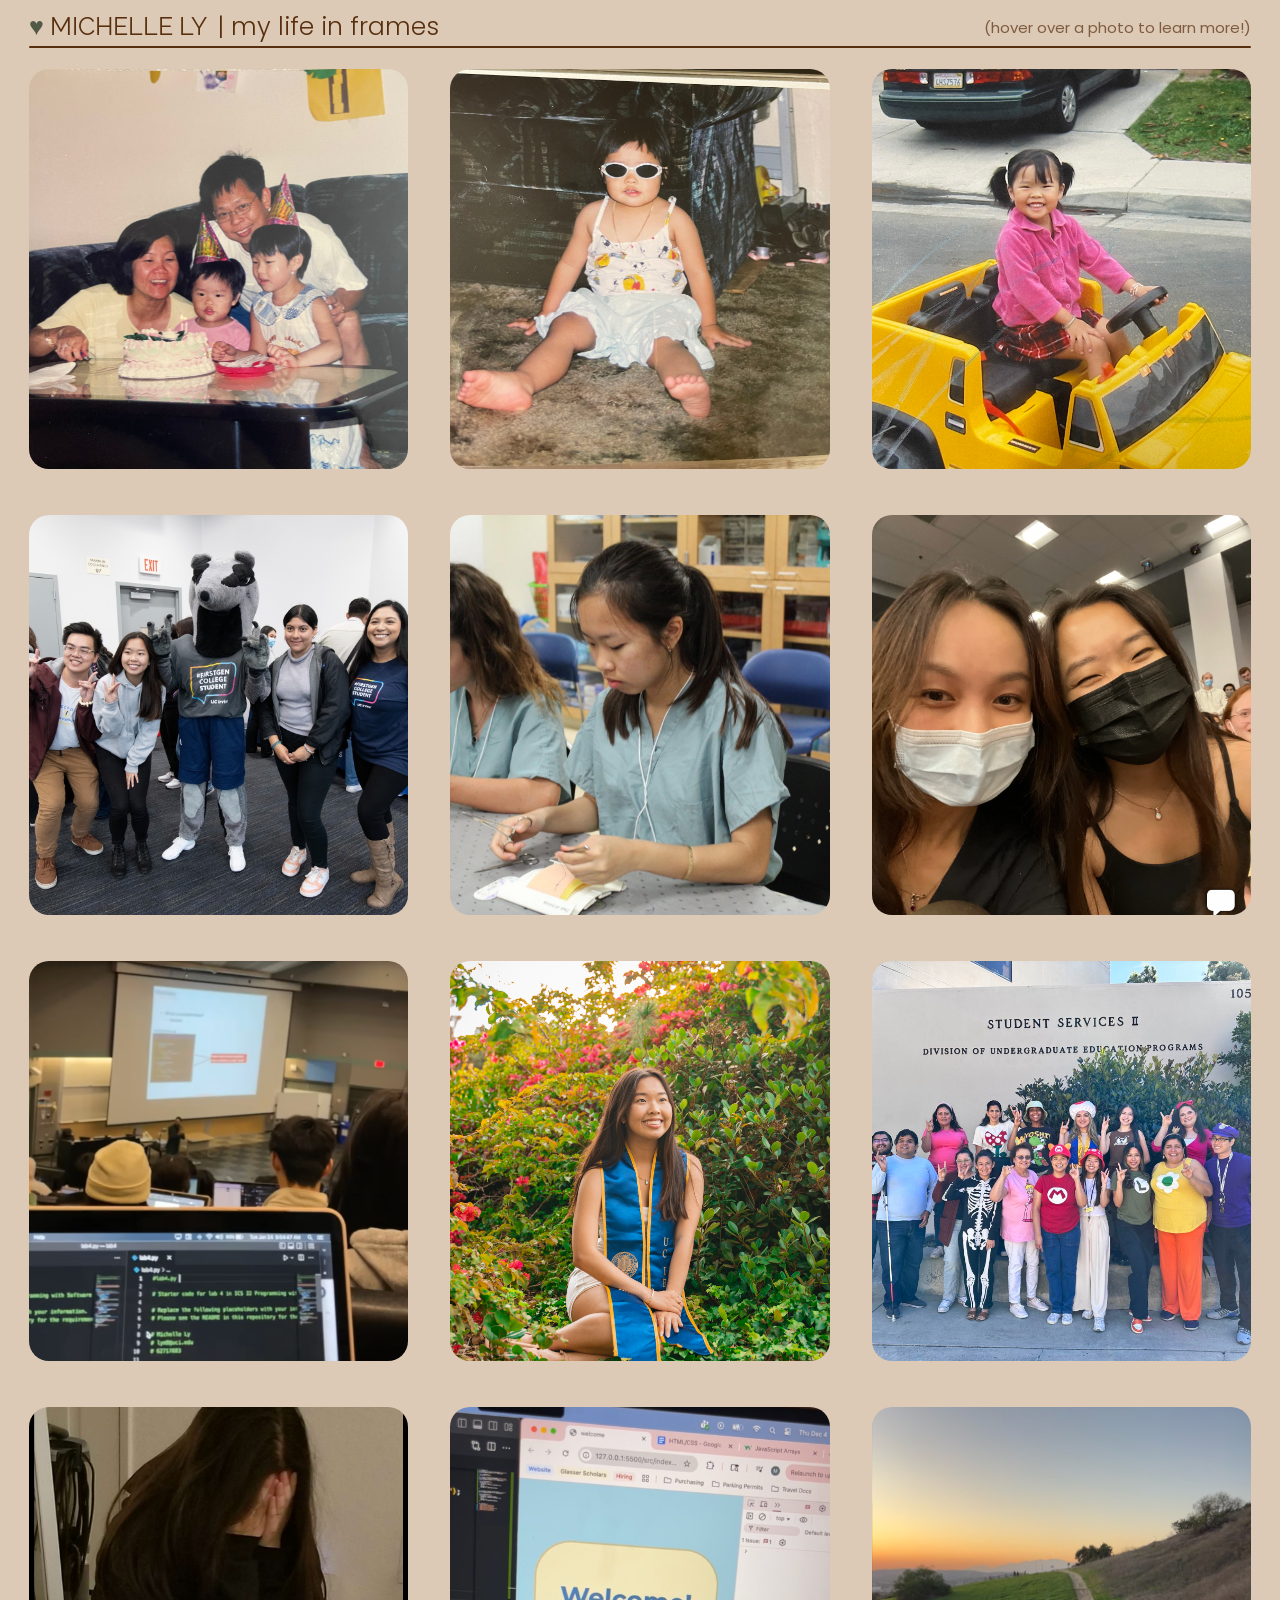
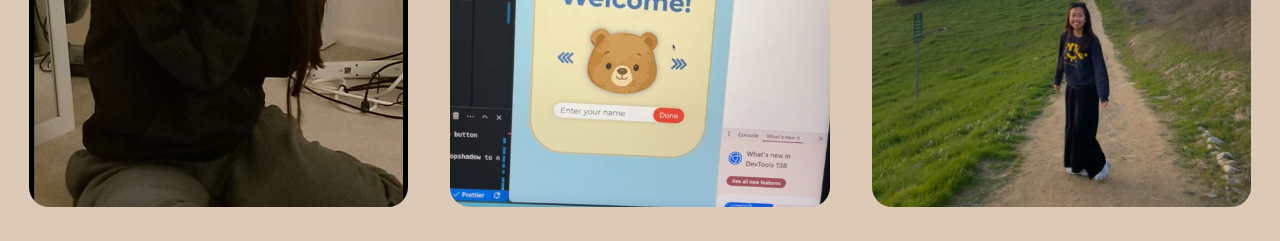
<file: index.html>
<!DOCTYPE html>
<html lang="en">
<head>
    <meta charset="UTF-8">
    <meta name="viewport" content="width=device-width, initial-scale=1.0">
    <title>my life in frames</title>
    <link rel="preconnect" href="https://fonts.googleapis.com">
<link rel="preconnect" href="https://fonts.gstatic.com" crossorigin>
<link href="https://fonts.googleapis.com/css2?family=Poppins:wght@200;300&family=Raleway:wght@800&display=swap" rel="stylesheet">
    <link rel="stylesheet" href="photo.css">
</head>
<body>
    <nav>
        <div class="nav-left">
            <span class="heart">♥</span> Michelle Ly
          <span class="nav-title">| MY LIFE IN FRAMES</span>
        </div>
      
        <div class="nav-hint">
          (hover over a photo to learn more!)
        </div>
      </nav>
    <hr>
    <div>
        <section class="sec1"><div class="text-container"></div></section><section class="sec2"><div class="text-container"></div></section><section class="sec3"><div class="text-container"></div></section>
        <section class="sec4"><div class="text-container"></div></section><section class="sec5"><div class="text-container"></div></section><section class="sec6"><div class="text-container"></div></section>
        <section class="sec7"><div class="text-container"></div></section><section class="sec8"><div class="text-container"></div></section><section class="sec9"><div class="text-container"></div></section>
        <section class="sec10"><div class="text-container"></div></section><section class="sec11"><div class="text-container"></div></section><section class="sec12"><div class="text-container"></div></section>
    <div>
</body>
</html>
</file>
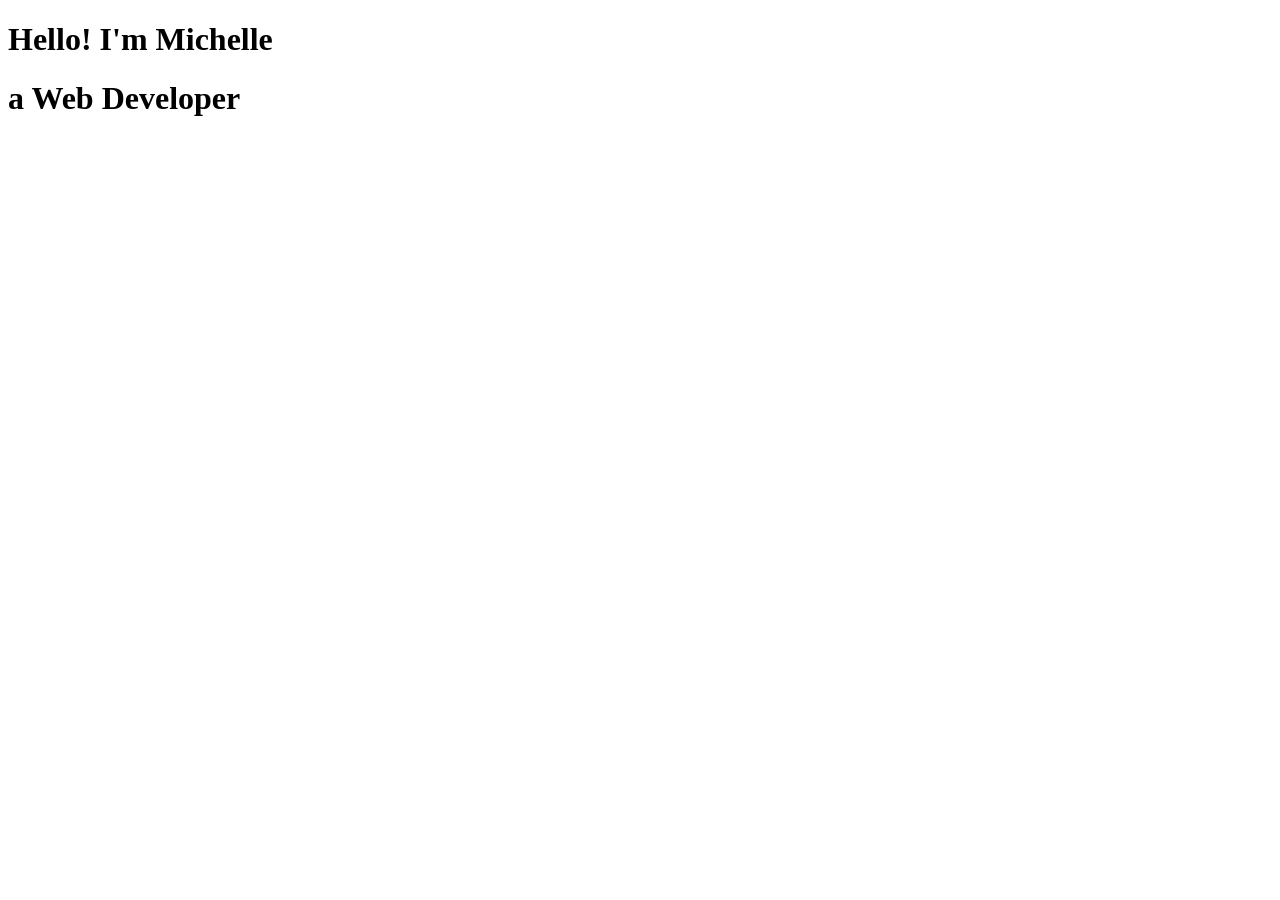
<file: my_portfolio.html>
<!DOCTYPE html>
<html lang="en">
  <head>
    <meta charset="UTF-8" />
    <meta name="viewport" content="width=device-width, initial-scale=1.0" />
    <title>Michy's Portfolio</title>
  </head>
  <body>
    <h1>Hello! I'm Michelle</h1>
    <h1>a Web Developer</h1>
  </body>
</html>
</file>
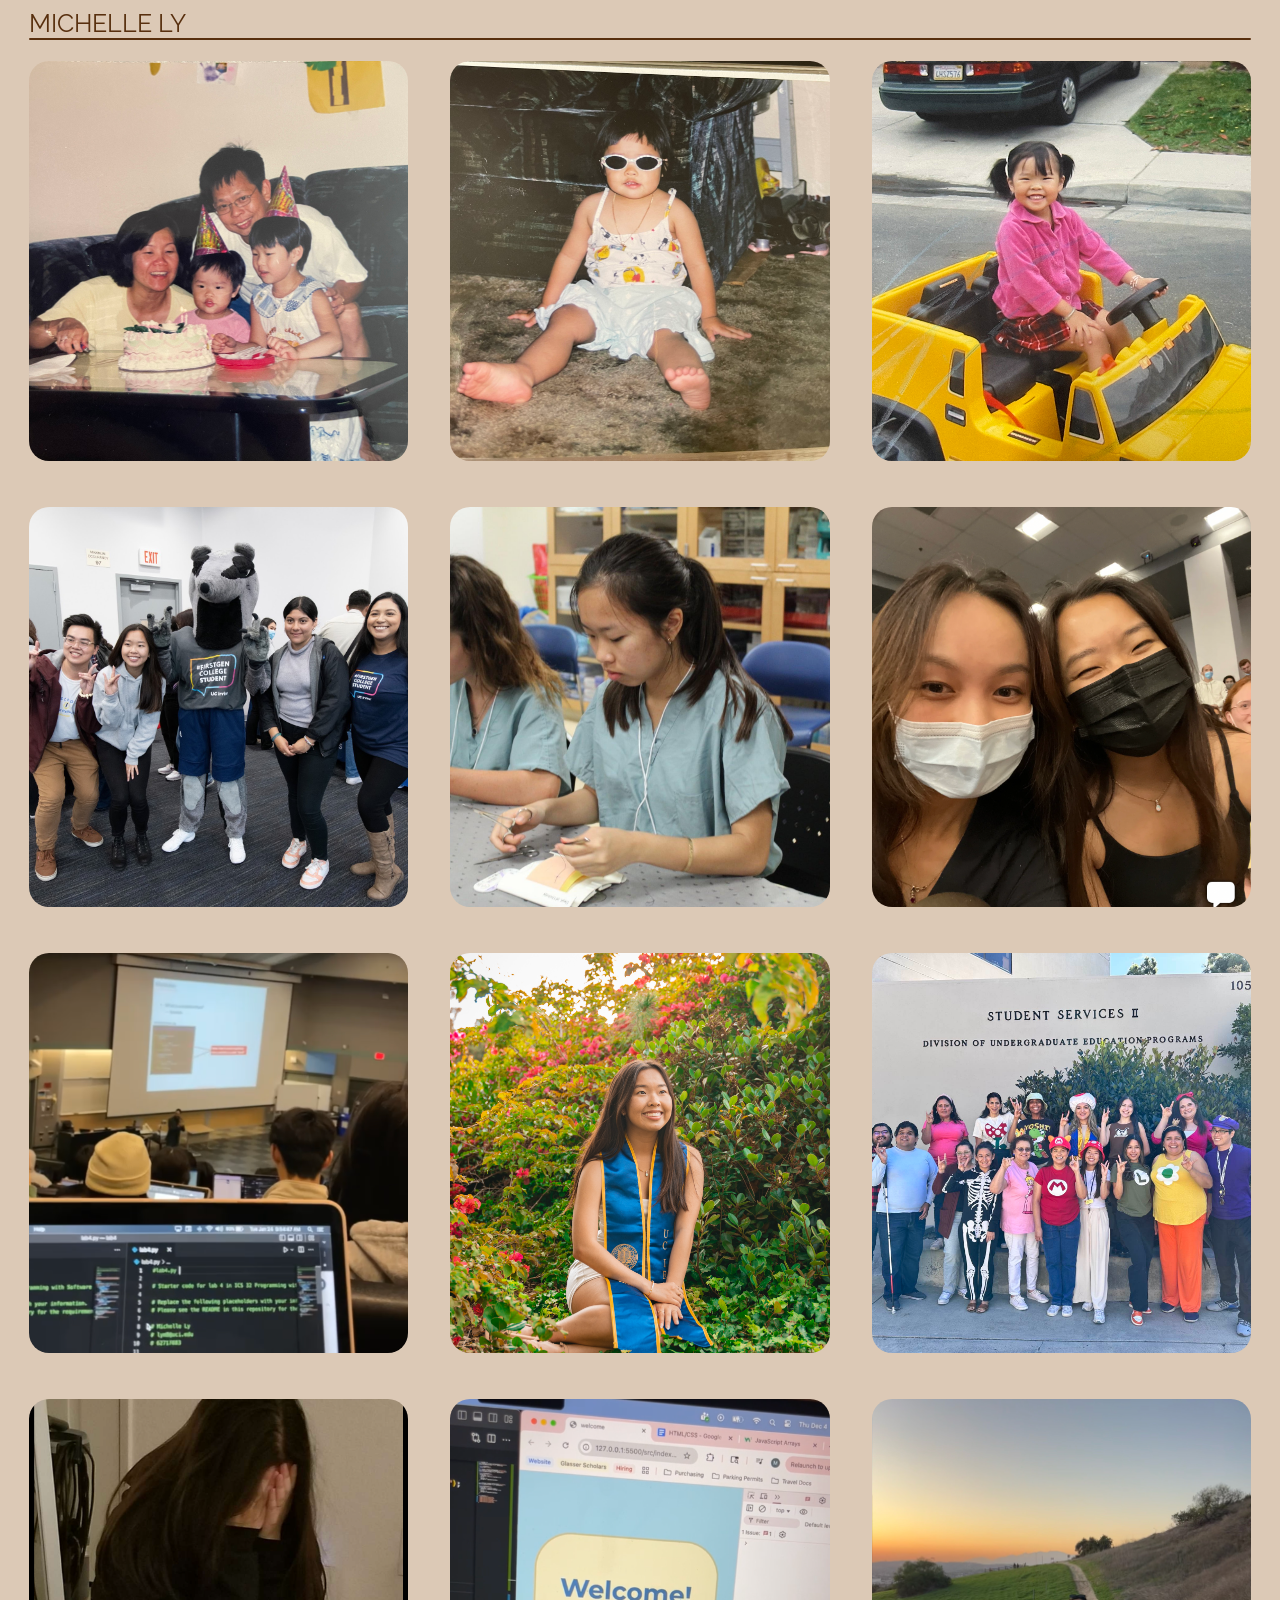
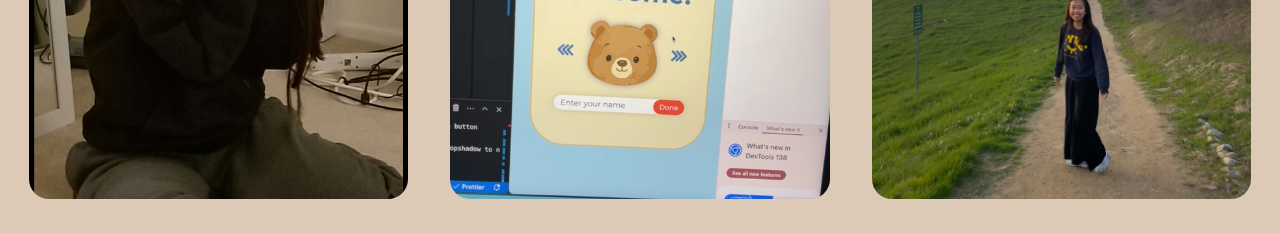
<file: photosite.html>
<!DOCTYPE html>
<html lang="en">
<head>
    <meta charset="UTF-8">
    <meta name="viewport" content="width=device-width, initial-scale=1.0">
    <title>my life in frames</title>
    <link rel="preconnect" href="https://fonts.googleapis.com">
<link rel="preconnect" href="https://fonts.gstatic.com" crossorigin>
<link href="https://fonts.googleapis.com/css2?family=Poppins:wght@200;300&family=Raleway:wght@800&display=swap" rel="stylesheet">
    <link rel="stylesheet" href="photo.css">
</head>
<body>
    <nav> Michelle Ly </nav>
    <hr>
    <div>
        <section class="sec1"><div class="text-container"></div></section><section class="sec2"><div class="text-container"></div></section><section class="sec3"><div class="text-container"></div></section>
        <section class="sec4"><div class="text-container"></div></section><section class="sec5"><div class="text-container"></div></section><section class="sec6"><div class="text-container"></div></section>
        <section class="sec7"><div class="text-container"></div></section><section class="sec8"><div class="text-container"></div></section><section class="sec9"><div class="text-container"></div></section>
        <section class="sec10"><div class="text-container"></div></section><section class="sec11"><div class="text-container"></div></section><section class="sec12"><div class="text-container"></div></section>
    <div>
</body>
</html>
</file>
<file: photo.css>
body {
  background-color: #dcc9b6;
}

section {
  position: relative;
  width: 30%;
  height: 400px;
  margin: calc(10% / 6);
  display: inline-block;
  border-radius: 20px;
  background-position: center;
  background-size: cover;
}

.text-container {
  position: absolute;
  color: white;
  font-family: "Poppins", sans-serif;
  font-size: 0.9em;
  top: 50%;
  left: 50%;
  transform: translate(-50%, -50%);
  text-align: center;
  width: calc(100% - 40px);
  height: calc(100% - 40px);
  box-sizing: border-box; /* Include padding and border in the element's total width and height */
  display: flex;
  flex-direction: column;
  justify-content: center;
  align-items: center;
}

section::before {
  content: "";
  position: absolute;
  width: 100%;
  height: 100%;
  border-radius: 20px;
  background: linear-gradient(#313638 5%, rgba(0, 0, 0, 0.7) 100%);
  opacity: 0;
  transition: opacity 0.55s ease;
}

.text-container::before {
  content: "";
  opacity: 0;
  transition: opacity 0.55s ease;
}

.sec1 .text-container::before {
  content: "I grew up in Midway City, CA to two loving parents and my older sister, Christy. ";
}

.sec2 .text-container::before {
  content: "I think it's safe to say I was a pretty cool kid. ";
}

.sec3 .text-container::before {
  content: "As the child of hardworking immigrants, I had to learn to grow up pretty fast - meaning driving myself to school in my stylish cool yellow jeep at the early age of 7. Jokes aside, I had to take on many roles well beyond what was typical for someone my age. Given my parent's limited English, I became their personal translator to bridge language barriers, their document liason to navigate the intricate maze of paperwork as well as their own go-to IT problem-solver, tackling computer issues and printer malfunctions with the help of Google. These early responsibilities not only built my practical skills but also instilled in me a deep sense of resilience and adaptability.";
}
.sec4 .text-container::before {
  content: "Growing up, I was taught to prioritize my education and believe in the transformative power it could have in changing my family’s financial future. In high school, I graduated as salutatorian and was accepted to every college I applied to. Ultimately, I chose to stay close to home. In Fall 2019, I began my journey at UC Irvine as a proud first-generation, low-income college student on a full ride.";
}
.sec5 .text-container::before {
  content: "Initially on the pre-med track, I majored in Biology and specialized in Human Biology because I was fascinated by the human body and wanted to better understand the anatomical structures and systems that keep us alive. As a pre-med student, I volunteered at UC Irvine Medical Center, interned at Irvine Urgent Care, and worked as both a medical assistant and lab technician.";
}
.sec6 .text-container::before {
  content: "COVID hit at the end of my first year and continued throughout much of my second and third years of college. During that time, I had a lot of space for self-reflection and for several personal reasons, I began questioning whether pursuing a career in healthcare was truly the right path for me.";
}

.sec7 .text-container::before {
  content: "Lucky for me, college was the best time to explore other options. I began researching different career paths, initially considering other pre-health fields such as dentistry, nursing, and pharmacy. However, none of them truly resonated with me. It wasn’t until I took a spontaneous Python coding elective in my final year of college that I discovered something I genuinely enjoyed struggling through.";
}

.sec8 .text-container::before {
  content: "In June 2023, I graduated from UC Irvine with a Bachelor’s in Human Biology. Prior to graduation, I seriously considered staying an extra year to pursue a computer science minor or a master’s degree. However, due to financial constraints, it was not feasible for me at the time.";
}

.sec9 .text-container::before {
  content: "Instead, I focused my energy on finding stable employment to support myself and my family as a first-generation college graduate. I accepted a role at my alma mater as a coordinator for the TRIO Scholars Program, which supports students from backgrounds similar to mine, low-income, first-generation college students. While working full-time, I spent evenings and weekends continuing to refine my coding skills. (P.S. I’m dressed as one of the two Toads in the photo.)";
}

.sec10 .text-container::before {
  content: "It definitely wasn’t easy. The journey felt isolating and discouraging at times, especially navigating a competitive job market and the uncertainty that came with post-grad life. Along the way, I also went through several personal and professional transitions, but I kept pushing forward.";
}

.sec11 .text-container::before {
  content: "Every day, I focused on getting just 1% better, staying consistent with my learning and building momentum over time. Eventually, I enrolled in community college Java courses and started building personal projects, including BearTracks, my first full-stack project and my first experience building something from start to finish.";
}

.sec12 .text-container::before {
  content: "And now, I’m here! Grateful for how far I’ve come and ready for whatever comes next!";
}

section:hover::before,
.text-container:hover::before {
  opacity: 0.75;
}

.sec1 {
  background-image: url(assets/images/pic12.jpg);
}

.sec2 {
  background-image: url(assets/images/pic2.jpg);
}

.sec3 {
  background-image: url(assets/images/pic3.jpg);
}

.sec4 {
  background-image: url(assets/images/pic5.jpeg);
}

.sec5 {
  background-image: url(assets/images/pic6.JPG);
}

.sec6 {
  background-image: url(assets/images/pic17.PNG);
}

.sec7 {
  background-image: url(assets/images/pic18.PNG);
}

.sec8 {
  background-image: url(assets/images/pic11.JPG);
}

.sec9 {
  background-image: url(assets/images/pic9.JPG);
}

.sec10 {
  background-image: url(assets/images/pic15.PNG);
  background-position: center -200px;
}

.sec11 {
  background-image: url(assets/images/pic20.png);
  background-position: center -150px;
}

.sec12 {
  background-image: url(assets/images/pic19.JPG);
}
nav {
  text-transform: uppercase;
  color: #582f0e;
  margin: 0 calc(10% / 6);
  font-family: "Raleway", sans-serif;
  font-size: 25px;
  display: flex;
  justify-content: space-between; /* pushes left + right apart */
  align-items: center;
}

.heart {
  color: #515a47;
}

.nav-title {
  font-family: "Poppins", sans-serif;
  font-size: 25px;
  margin-left: 6px;
  color: #582f0e;
  text-transform: lowercase;
  font-weight: 300;
}

.nav-hint {
  font-family: "Poppins", sans-serif;
  font-size: 15px;
  margin-left: 8px;
  color: #582f0e;
  text-transform: lowercase;
  opacity: 0.7;
}

hr {
  margin: 0 calc(10% / 6);
  height: 2px;
  border: none;
  border-radius: 20px;
  background-color: #582f0e;
}
</file>
